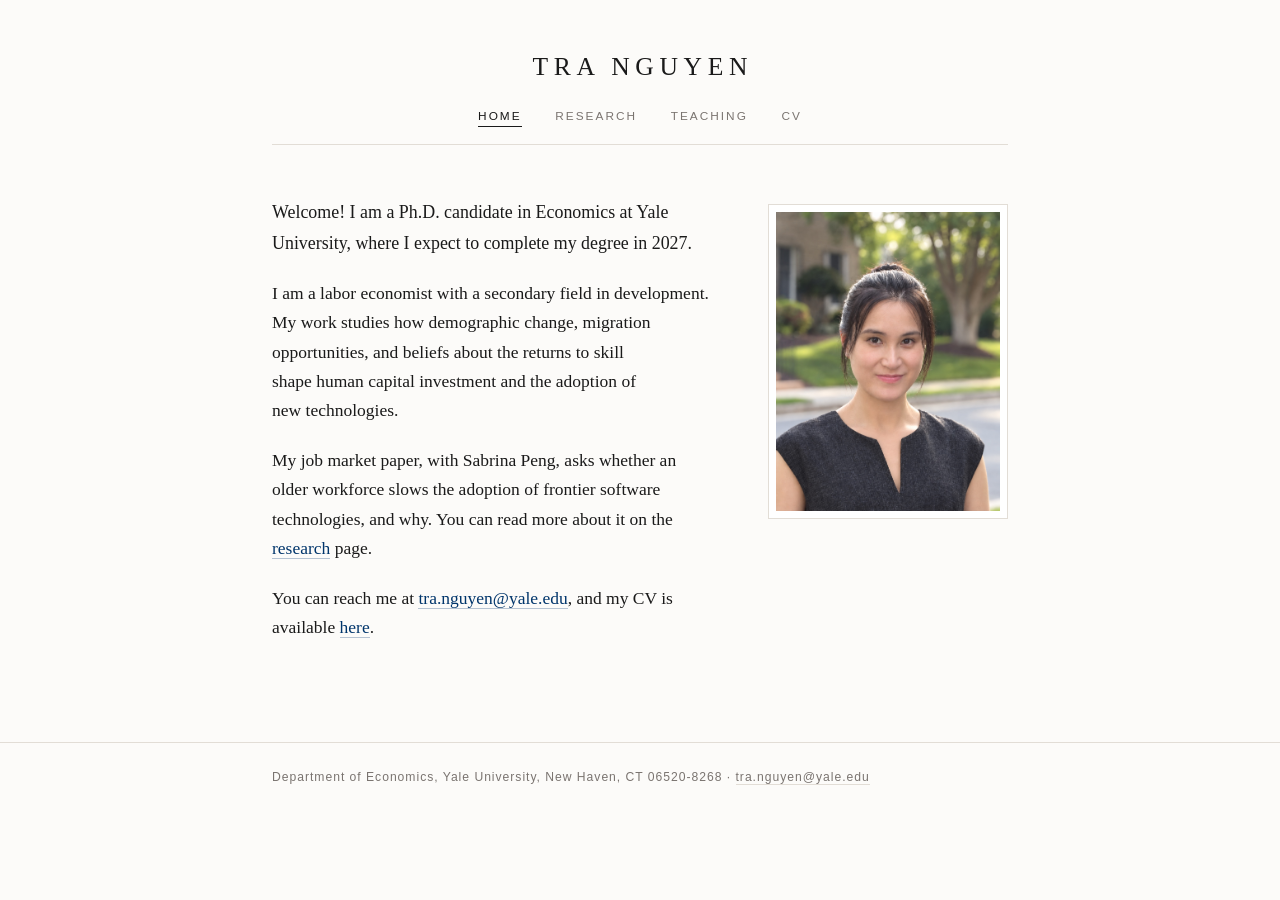
<file: index.html>
<!doctype html>
<html lang="en">
  <head>
    <meta charset="utf-8">
    <meta name="viewport" content="width=device-width, initial-scale=1">
    <title>Tra Nguyen</title>
    <meta
      name="description"
      content="Tra Nguyen is a Ph.D. candidate in Economics at Yale University working in labor economics and development economics."
    >
    <link rel="stylesheet" href="styles.css?v=7">
  </head>
  <body>
    <a class="skip-link" href="#main">Skip to main content</a>

    <header class="site-header">
      <div class="wrap">
        <a class="brand" href="index.html">Tra Nguyen</a>
        <nav class="site-nav" aria-label="Main navigation">
          <ul class="nav-links">
            <li><a href="index.html" aria-current="page">Home</a></li>
            <li><a href="research.html">Research</a></li>
            <li><a href="teaching.html">Teaching</a></li>
            <li><a href="assets/Nguyen_Tra_CV.pdf">CV</a></li>
          </ul>
        </nav>
      </div>
    </header>

    <main id="main" class="wrap">
      <h1 class="sr-only">Home</h1>
      <div class="home">
        <div class="prose">
          <p class="lede">
            Welcome! I am a Ph.D. candidate in Economics at Yale University, where I expect to
            complete my degree in 2027.
          </p>
          <p>
            I am a labor economist with a secondary field in development. My work studies how
            demographic change, migration opportunities, and beliefs about the returns to skill
            shape human capital investment and the adoption of new technologies.
          </p>
          <p>
            My job market paper, with Sabrina Peng, asks whether an older workforce slows the
            adoption of frontier software technologies, and why. You can read more about it on the
            <a href="research.html">research</a> page.
          </p>
          <p>
            You can reach me at <a href="mailto:tra.nguyen@yale.edu">tra.nguyen@yale.edu</a>, and my
            CV is available <a href="assets/Nguyen_Tra_CV.pdf">here</a>.
          </p>
        </div>
        <figure class="portrait">
          <img
            src="assets/tra-nguyen-headshot.jpg"
            alt="Portrait of Tra Nguyen"
            width="1086"
            height="1448"
            fetchpriority="high"
          >
        </figure>
      </div>
    </main>

    <footer class="site-footer">
      <div class="wrap">
        <p>
          Department of Economics, Yale University, New Haven, CT 06520-8268 &middot;
          <a href="mailto:tra.nguyen@yale.edu">tra.nguyen@yale.edu</a>
        </p>
      </div>
    </footer>
  </body>
</html>
</file>
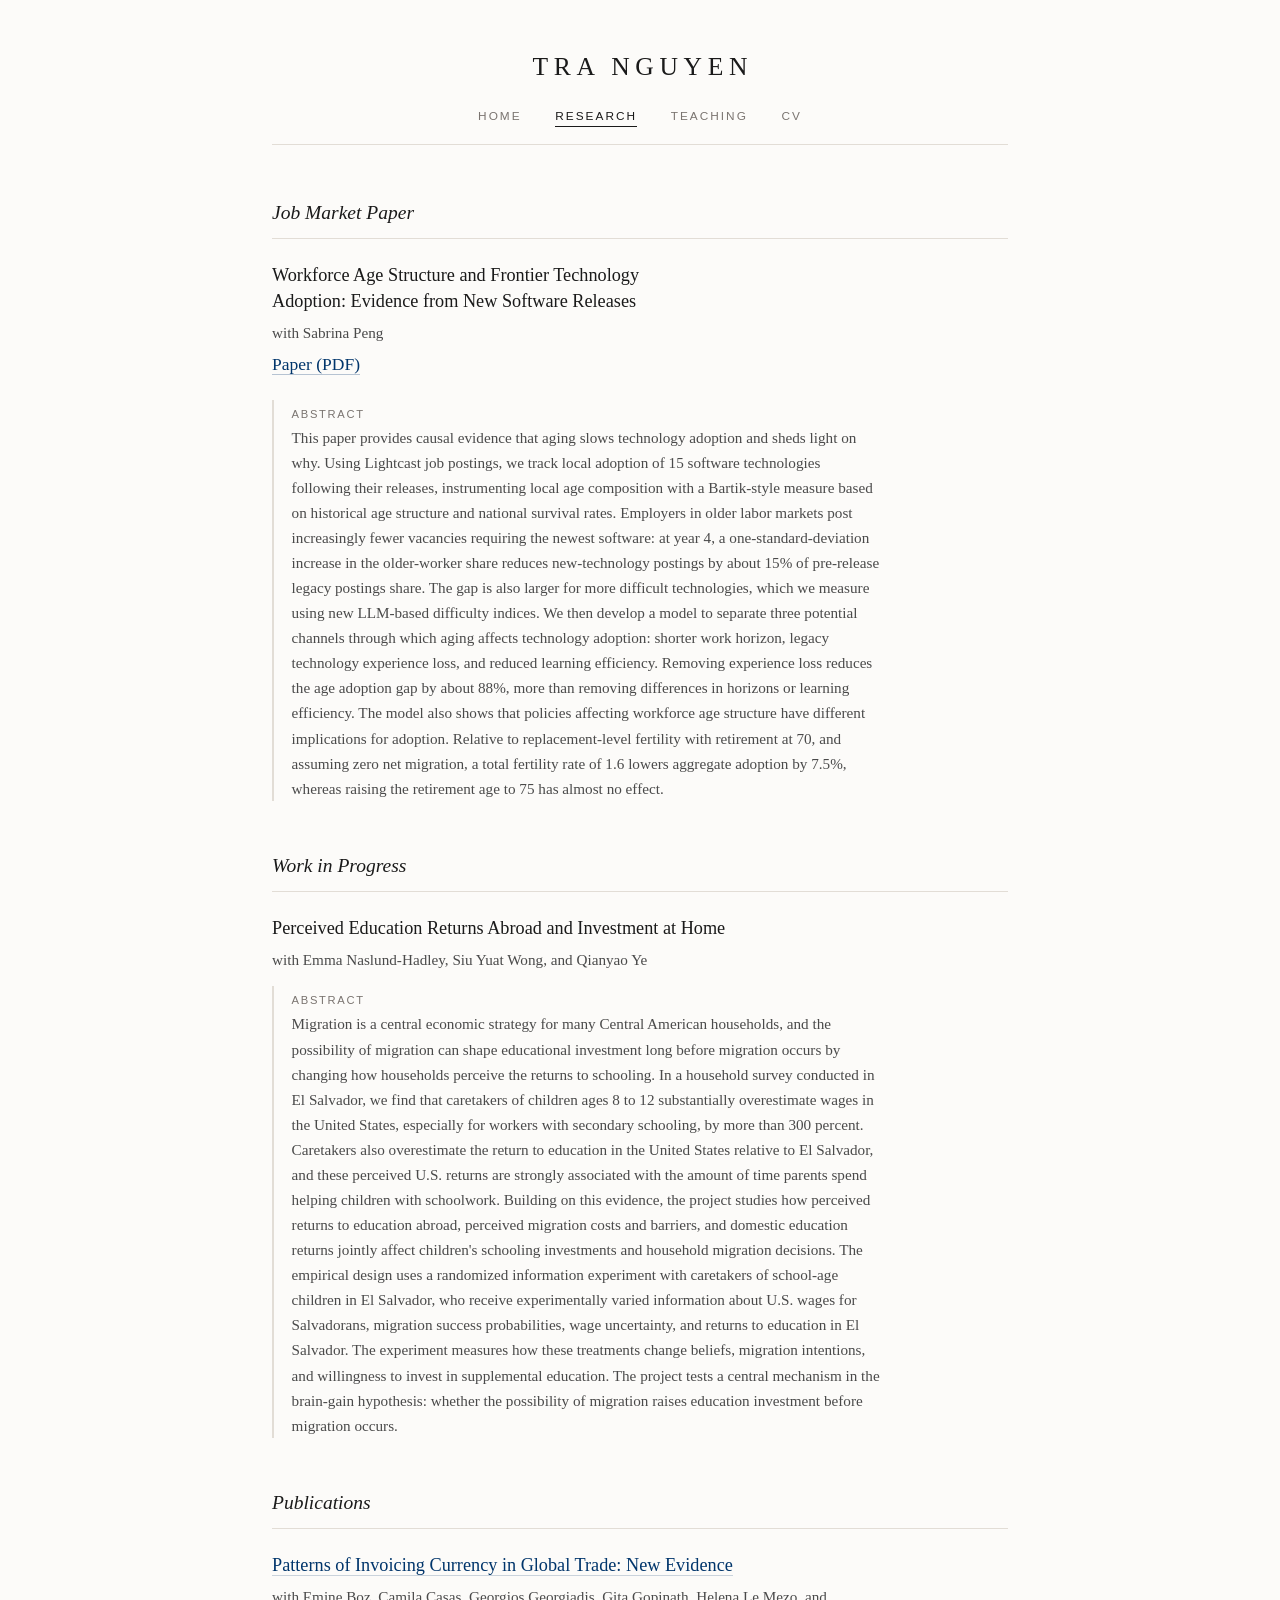
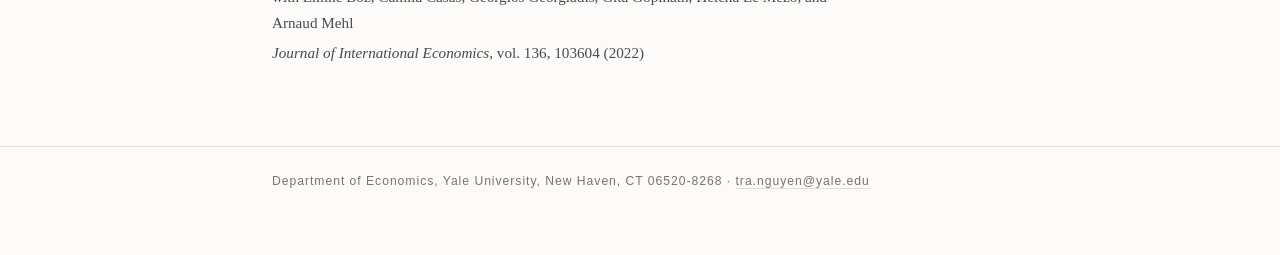
<file: research.html>
<!doctype html>
<html lang="en">
  <head>
    <meta charset="utf-8">
    <meta name="viewport" content="width=device-width, initial-scale=1">
    <title>Research &mdash; Tra Nguyen</title>
    <meta name="description" content="Research by Tra Nguyen, Ph.D. candidate in Economics at Yale University.">
    <link rel="stylesheet" href="styles.css?v=7">
  </head>
  <body>
    <a class="skip-link" href="#main">Skip to main content</a>

    <header class="site-header">
      <div class="wrap">
        <a class="brand" href="index.html">Tra Nguyen</a>
        <nav class="site-nav" aria-label="Main navigation">
          <ul class="nav-links">
            <li><a href="index.html">Home</a></li>
            <li><a href="research.html" aria-current="page">Research</a></li>
            <li><a href="teaching.html">Teaching</a></li>
            <li><a href="assets/Nguyen_Tra_CV.pdf">CV</a></li>
          </ul>
        </nav>
      </div>
    </header>

    <main id="main" class="wrap">
      <h1 class="sr-only">Research</h1>

      <h2>Job Market Paper</h2>

      <div class="paper">
        <p class="title">
          Workforce Age Structure and Frontier Technology Adoption:
          Evidence from New Software Releases
        </p>
        <p class="byline">with Sabrina Peng</p>
        <p><a href="assets/Nguyen_Peng_Workforce_Age_Technology_Adoption.pdf">Paper (PDF)</a></p>
        <p class="abstract">
          <span class="label">Abstract</span><br>
          This paper provides causal evidence that aging slows technology adoption and sheds light on why. Using Lightcast job postings, we track local adoption of 15 software technologies following their releases, instrumenting local age composition with a Bartik-style measure based on historical age structure and national survival rates. Employers in older labor markets post increasingly fewer vacancies requiring the newest software: at year 4, a one-standard-deviation increase in the older-worker share reduces new-technology postings by about 15% of pre-release legacy postings share. The gap is also larger for more difficult technologies, which we measure using new LLM-based difficulty indices. We then develop a model to separate three potential channels through which aging affects technology adoption: shorter work horizon, legacy technology experience loss, and reduced learning efficiency. Removing experience loss reduces the age adoption gap by about 88%, more than removing differences in horizons or learning efficiency. The model also shows that policies affecting workforce age structure have different implications for adoption. Relative to replacement-level fertility with retirement at 70, and assuming zero net migration, a total fertility rate of 1.6 lowers aggregate adoption by 7.5%, whereas raising the retirement age to 75 has almost no effect.
        </p>
      </div>

      <h2>Work in Progress</h2>

      <div class="paper">
        <p class="title">Perceived Education Returns Abroad and Investment at Home</p>
        <p class="byline">with Emma Naslund-Hadley, Siu Yuat Wong, and Qianyao Ye</p>
        <p class="abstract">
          <span class="label">Abstract</span><br>
          Migration is a central economic strategy for many Central American households, and the
          possibility of migration can shape educational investment long before migration occurs by
          changing how households perceive the returns to schooling. In a household survey conducted
          in El Salvador, we find that caretakers of children ages 8 to 12 substantially overestimate
          wages in the United States, especially for workers with secondary schooling, by more than
          300 percent. Caretakers also overestimate the return to education in the United States
          relative to El Salvador, and these perceived U.S. returns are strongly associated with the
          amount of time parents spend helping children with schoolwork. Building on this evidence,
          the project studies how perceived returns to education abroad, perceived migration costs
          and barriers, and domestic education returns jointly affect children's schooling
          investments and household migration decisions. The empirical design uses a randomized
          information experiment with caretakers of school-age children in El Salvador, who receive
          experimentally varied information about U.S. wages for Salvadorans, migration success
          probabilities, wage uncertainty, and returns to education in El Salvador. The experiment
          measures how these treatments change beliefs, migration intentions, and willingness to
          invest in supplemental education. The project tests a central mechanism in the brain-gain
          hypothesis: whether the possibility of migration raises education investment before
          migration occurs.
        </p>
      </div>

      <h2>Publications</h2>

      <div class="paper">
        <p class="title">
          <a href="https://doi.org/10.1016/j.jinteco.2022.103604">
            Patterns of Invoicing Currency in Global Trade: New Evidence
          </a>
        </p>
        <p class="byline">
          with Emine Boz, Camila Casas, Georgios Georgiadis, Gita Gopinath, Helena Le Mezo,
          and Arnaud Mehl
        </p>
        <p class="venue"><em>Journal of International Economics</em>, vol. 136, 103604 (2022)</p>
      </div>
    </main>

    <footer class="site-footer">
      <div class="wrap">
        <p>
          Department of Economics, Yale University, New Haven, CT 06520-8268 &middot;
          <a href="mailto:tra.nguyen@yale.edu">tra.nguyen@yale.edu</a>
        </p>
      </div>
    </footer>
  </body>
</html>
</file>
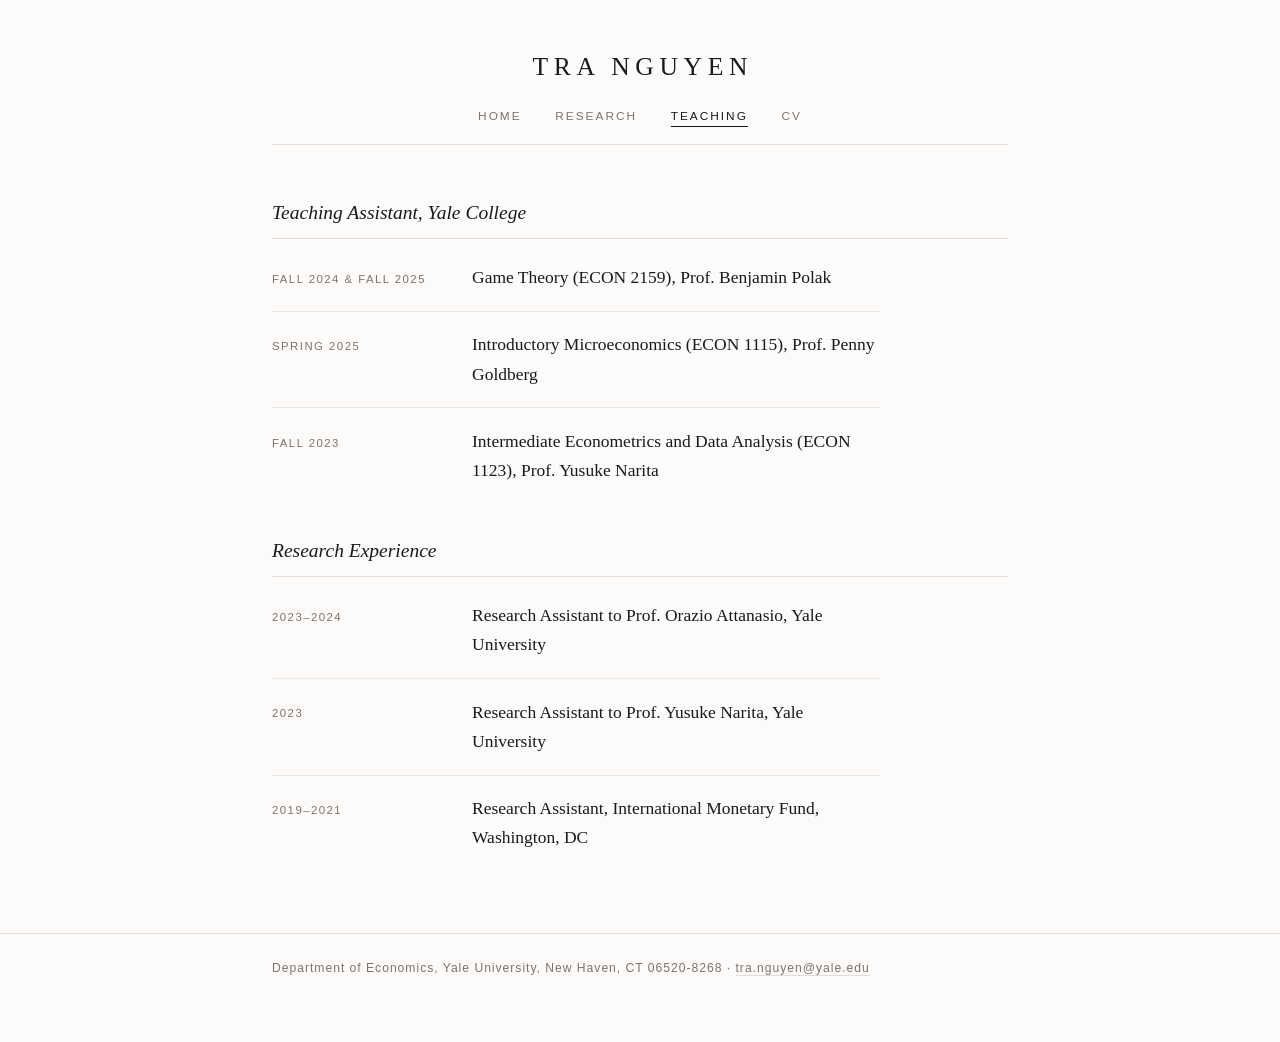
<file: teaching.html>
<!doctype html>
<html lang="en">
  <head>
    <meta charset="utf-8">
    <meta name="viewport" content="width=device-width, initial-scale=1">
    <title>Teaching &mdash; Tra Nguyen</title>
    <meta name="description" content="Teaching and research experience of Tra Nguyen, Ph.D. candidate in Economics at Yale University.">
    <link rel="stylesheet" href="styles.css?v=7">
  </head>
  <body>
    <a class="skip-link" href="#main">Skip to main content</a>

    <header class="site-header">
      <div class="wrap">
        <a class="brand" href="index.html">Tra Nguyen</a>
        <nav class="site-nav" aria-label="Main navigation">
          <ul class="nav-links">
            <li><a href="index.html">Home</a></li>
            <li><a href="research.html">Research</a></li>
            <li><a href="teaching.html" aria-current="page">Teaching</a></li>
            <li><a href="assets/Nguyen_Tra_CV.pdf">CV</a></li>
          </ul>
        </nav>
      </div>
    </header>

    <main id="main" class="wrap">
      <h1 class="sr-only">Teaching</h1>

      <h2>Teaching Assistant, Yale College</h2>
      <ul class="entries">
        <li>
          <span class="when">Fall 2024 &amp; Fall 2025</span>
          Game Theory (ECON 2159), Prof. Benjamin Polak
        </li>
        <li>
          <span class="when">Spring 2025</span>
          Introductory Microeconomics (ECON 1115), Prof. Penny Goldberg
        </li>
        <li>
          <span class="when">Fall 2023</span>
          Intermediate Econometrics and Data Analysis (ECON 1123), Prof. Yusuke Narita
        </li>
      </ul>

      <h2>Research Experience</h2>
      <ul class="entries">
        <li>
          <span class="when">2023&ndash;2024</span>
          Research Assistant to Prof. Orazio Attanasio, Yale University
        </li>
        <li>
          <span class="when">2023</span>
          Research Assistant to Prof. Yusuke Narita, Yale University
        </li>
        <li>
          <span class="when">2019&ndash;2021</span>
          Research Assistant, International Monetary Fund, Washington, DC
        </li>
      </ul>
    </main>

    <footer class="site-footer">
      <div class="wrap">
        <p>
          Department of Economics, Yale University, New Haven, CT 06520-8268 &middot;
          <a href="mailto:tra.nguyen@yale.edu">tra.nguyen@yale.edu</a>
        </p>
      </div>
    </footer>
  </body>
</html>
</file>
<file: styles.css>
:root {
  color-scheme: light;
  --ink: #1a1a1a;
  --soft: #4a4a4a;
  --muted: #7a7470;
  --line: #e2ddd6;
  --paper: #fcfbf9;
  --accent: #00356b;
  --sans: "Helvetica Neue", Helvetica, Arial, sans-serif;
}

* {
  box-sizing: border-box;
}

body {
  margin: 0;
  background: var(--paper);
  color: var(--ink);
  font-family: Georgia, "Times New Roman", Times, serif;
  font-size: 17.5px;
  line-height: 1.68;
  -webkit-font-smoothing: antialiased;
}

p {
  margin: 0 0 1.15em;
  text-wrap: pretty;
}

h2,
.paper .title,
.brand {
  text-wrap: balance;
}

::selection {
  background: rgba(0, 53, 107, 0.12);
}

a {
  color: var(--accent);
  text-decoration: none;
  border-bottom: 1px solid rgba(0, 53, 107, 0.28);
  transition: border-color 0.15s ease, color 0.15s ease;
}

a:hover {
  color: var(--ink);
  border-bottom-color: var(--ink);
}

.skip-link {
  position: absolute;
  left: 1rem;
  top: -4rem;
  z-index: 10;
  padding: 0.5rem 0.9rem;
  background: var(--ink);
  color: #fff;
  border: 0;
}

.skip-link:focus {
  top: 1rem;
}

.wrap {
  max-width: 50rem;
  margin: 0 auto;
  padding-left: 2rem;
  padding-right: 2rem;
}

/* ---- Header ---- */

.site-header {
  padding-top: 3.25rem;
  text-align: center;
}

.brand {
  display: inline-block;
  border: 0;
  padding-left: 0.22em;
  color: var(--ink);
  font-size: 1.6rem;
  letter-spacing: 0.22em;
  text-transform: uppercase;
  line-height: 1.2;
}

.brand:hover {
  color: var(--accent);
}

.site-nav {
  margin-top: 1.4rem;
  padding-bottom: 1.1rem;
  border-bottom: 1px solid var(--line);
}

.nav-links {
  display: flex;
  flex-wrap: wrap;
  justify-content: center;
  gap: 2.1rem;
  margin: 0;
  padding: 0;
  list-style: none;
  font-family: var(--sans);
  font-size: 0.74rem;
  letter-spacing: 0.17em;
  text-transform: uppercase;
}

.nav-links a {
  border: 0;
  color: var(--muted);
  padding-bottom: 0.2rem;
}

.nav-links a:hover {
  color: var(--accent);
}

.nav-links a[aria-current="page"] {
  color: var(--ink);
  border-bottom: 1px solid var(--ink);
}

/* ---- Main ---- */

main {
  padding-top: 3.25rem;
}

h2 {
  margin: 3.1rem 0 1.5rem;
  padding-bottom: 0.5rem;
  border-bottom: 1px solid var(--line);
  font-size: 1.22rem;
  font-weight: normal;
  font-style: italic;
  color: var(--ink);
}

h2:first-of-type {
  margin-top: 0;
}

.prose {
  max-width: 34rem;
}

/* ---- Home ---- */

.home {
  display: grid;
  grid-template-columns: minmax(0, 1fr) 15rem;
  gap: 3.5rem;
  align-items: start;
}

.sr-only {
  position: absolute;
  width: 1px;
  height: 1px;
  margin: -1px;
  padding: 0;
  overflow: hidden;
  clip: rect(0, 0, 0, 0);
  white-space: nowrap;
  border: 0;
}

.lede {
  font-size: 1.12rem;
  line-height: 1.7;
}

.portrait {
  margin: 0.45rem 0 0;
}

.portrait img {
  display: block;
  width: 100%;
  height: auto;
  border: 1px solid var(--line);
  padding: 7px;
  background: #fff;
}

/* ---- Papers ---- */

.paper {
  margin-bottom: 2.3rem;
  max-width: 38rem;
}

.paper:last-child {
  margin-bottom: 0;
}

.paper .title {
  margin-bottom: 0.35rem;
  font-size: 1.14rem;
  line-height: 1.4;
}

.paper .title a {
  border-bottom-color: rgba(0, 53, 107, 0.2);
}

.paper .byline {
  margin-bottom: 0.3rem;
  color: var(--soft);
  font-size: 0.95rem;
}

.paper .venue {
  margin-bottom: 0.3rem;
  color: var(--soft);
  font-size: 0.95rem;
}

.abstract {
  margin: 0.85rem 0 0;
  padding-left: 1.1rem;
  border-left: 2px solid var(--line);
  font-size: 0.95rem;
  line-height: 1.65;
  color: var(--soft);
}

.abstract .label {
  font-family: var(--sans);
  font-size: 0.7rem;
  letter-spacing: 0.15em;
  text-transform: uppercase;
  color: var(--muted);
}

/* ---- Lists (teaching, CV) ---- */

.entries {
  margin: 0;
  padding: 0;
  list-style: none;
  max-width: 38rem;
}

.entries li {
  display: grid;
  grid-template-columns: 11rem minmax(0, 1fr);
  gap: 0 1.5rem;
  margin-bottom: 1.15rem;
  padding-bottom: 1.15rem;
  border-bottom: 1px solid rgba(226, 221, 214, 0.6);
}

.entries li:last-child {
  margin-bottom: 0;
  padding-bottom: 0;
  border-bottom: 0;
}

.entries .when {
  font-family: var(--sans);
  font-size: 0.71rem;
  letter-spacing: 0.13em;
  text-transform: uppercase;
  color: var(--muted);
  padding-top: 0.42rem;
}

/* ---- Footer ---- */

.site-footer {
  margin-top: 5rem;
  padding: 1.5rem 0 4rem;
  border-top: 1px solid var(--line);
  font-family: var(--sans);
  font-size: 0.76rem;
  letter-spacing: 0.08em;
  color: var(--muted);
}

.site-footer p {
  margin: 0;
}

.site-footer a {
  color: var(--muted);
  border-bottom-color: var(--line);
}

@media (max-width: 720px) {
  body {
    font-size: 16.5px;
  }

  .wrap {
    padding-left: 1.35rem;
    padding-right: 1.35rem;
  }

  .site-header {
    padding-top: 2.25rem;
  }

  .brand {
    font-size: 1.25rem;
    letter-spacing: 0.17em;
  }

  .nav-links {
    gap: 1.2rem;
  }

  main {
    padding-top: 2.5rem;
  }

  .home {
    grid-template-columns: 1fr;
    gap: 2rem;
  }

  .portrait {
    order: -1;
    max-width: 12rem;
  }

  .entries li {
    grid-template-columns: 1fr;
    gap: 0.1rem;
  }

  .entries .when {
    padding-top: 0;
  }
}
</file>
